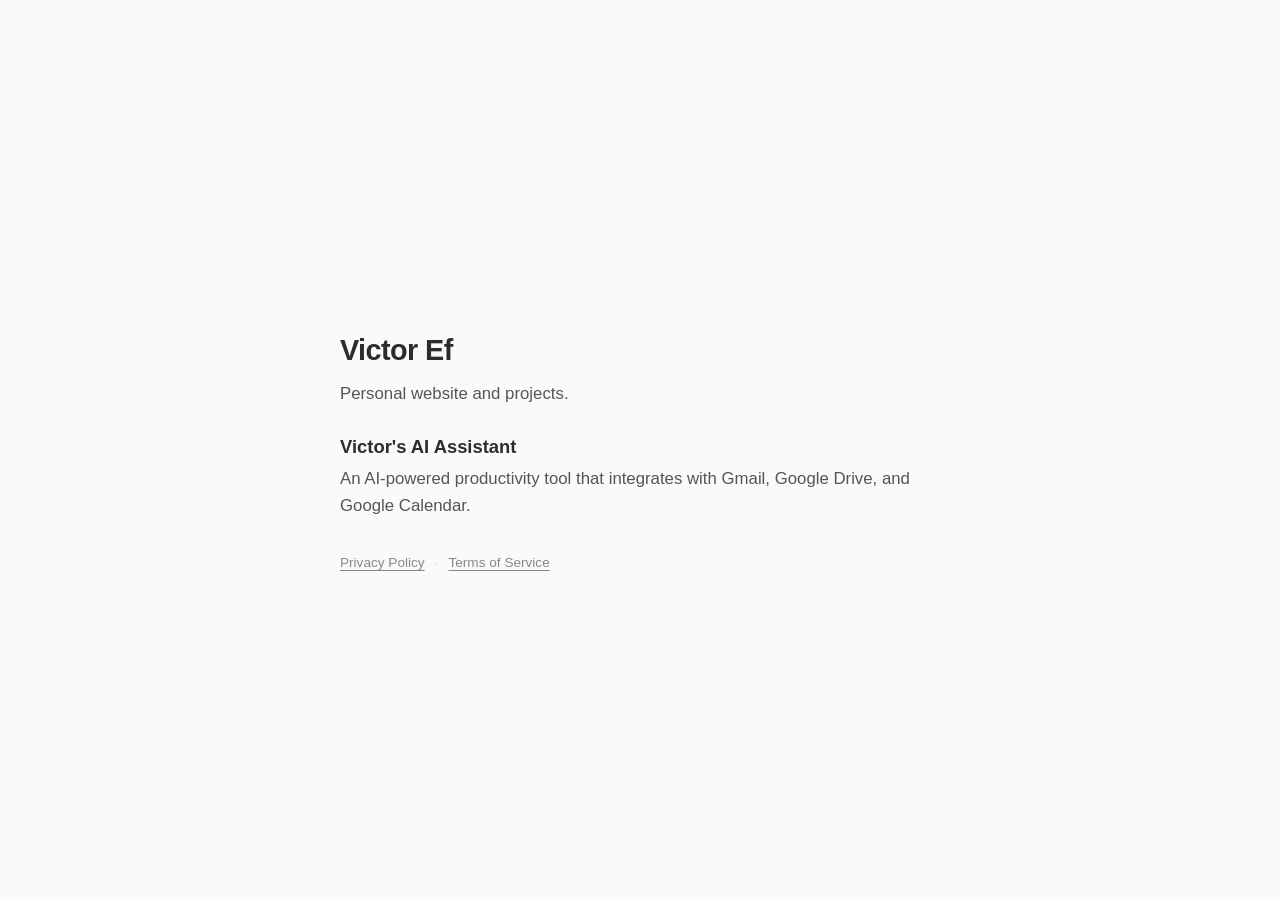
<file: index.html>
<!DOCTYPE html>
<html lang="en">
<head>
  <meta charset="UTF-8">
  <meta name="viewport" content="width=device-width, initial-scale=1.0">
  <title>victoref.com</title>
  <link rel="stylesheet" href="style.css">
</head>
<body>
  <main>
    <h1>Victor Ef</h1>
    <p>Personal website and projects.</p>
    <h2>Victor's AI Assistant</h2>
    <p>An AI-powered productivity tool that integrates with Gmail, Google Drive, and Google Calendar.</p>
    <footer>
      <a href="/privacy">Privacy Policy</a>
      <span class="sep">&middot;</span>
      <a href="/termsofservice">Terms of Service</a>
    </footer>
  </main>
</body>
</html>
</file>
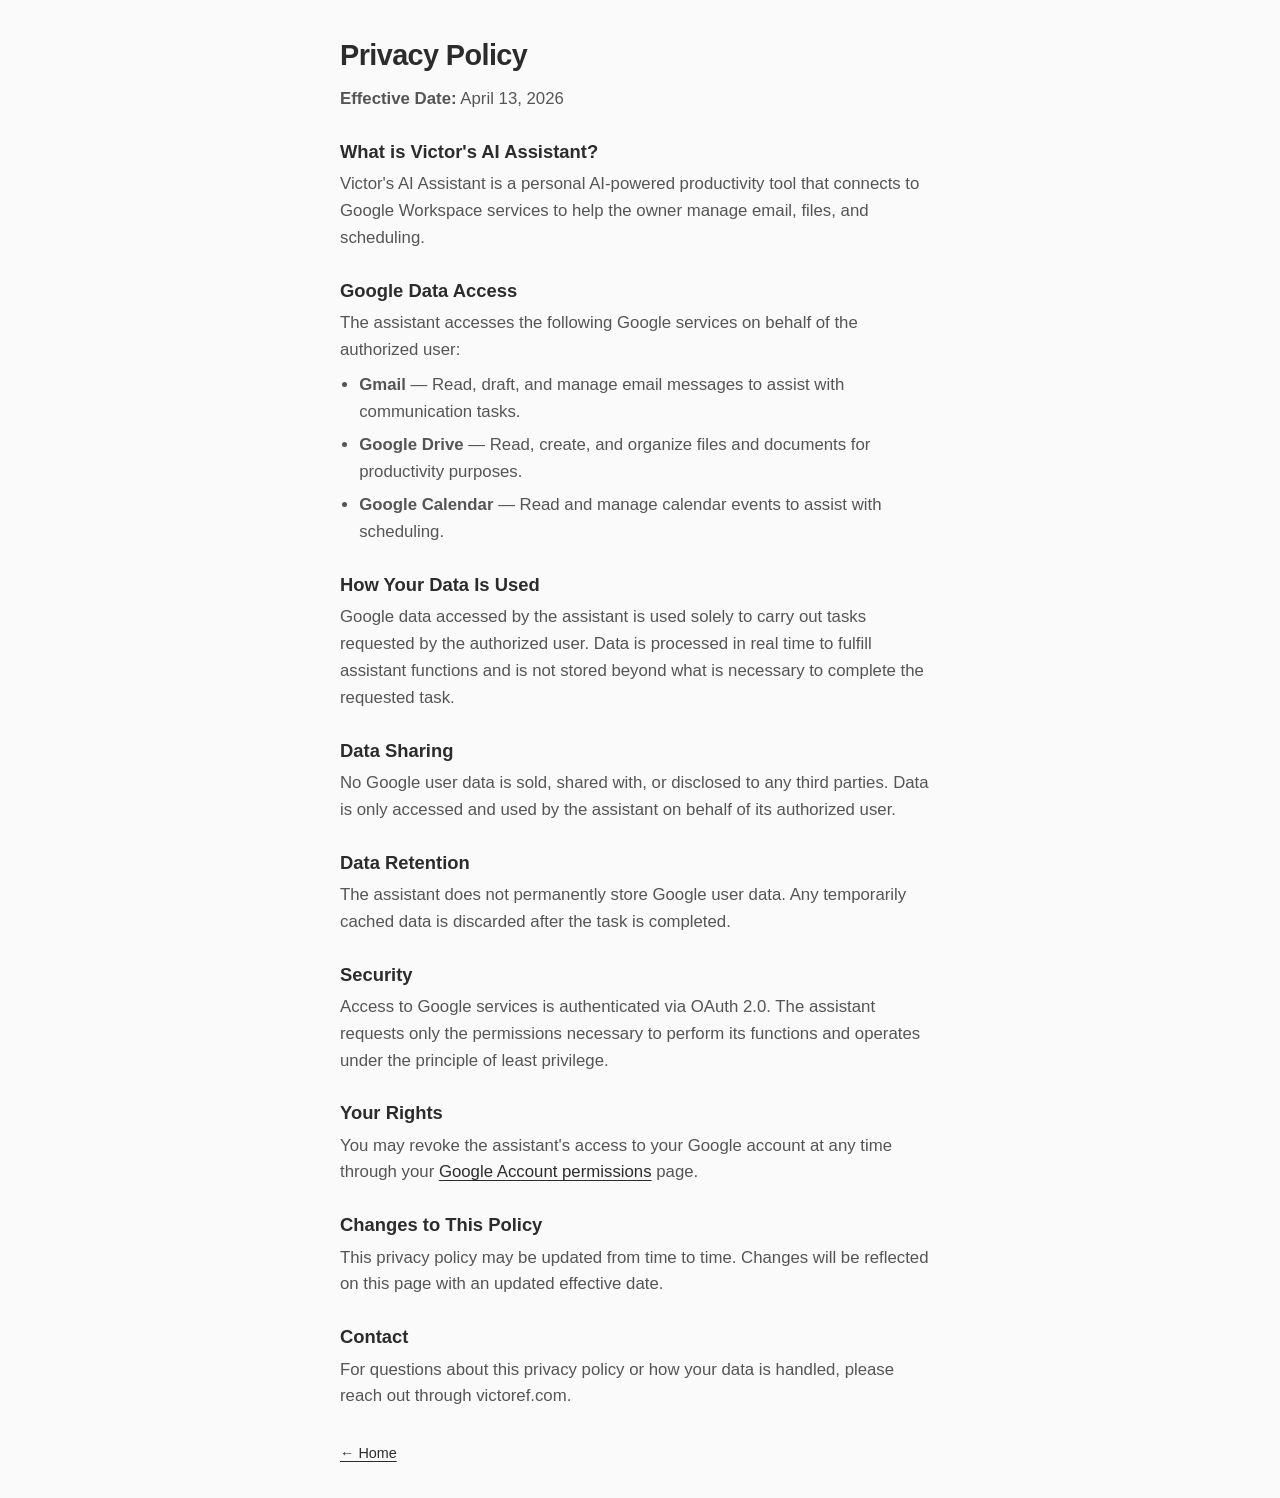
<file: privacy/index.html>
<!DOCTYPE html>
<html lang="en">
<head>
  <meta charset="UTF-8">
  <meta name="viewport" content="width=device-width, initial-scale=1.0">
  <title>Privacy Policy - victoref.com</title>
  <link rel="stylesheet" href="../style.css">
</head>
<body>
  <main>
    <h1>Privacy Policy</h1>
    <p><strong>Effective Date:</strong> April 13, 2026</p>

    <h2>What is Victor's AI Assistant?</h2>
    <p>Victor's AI Assistant is a personal AI-powered productivity tool that connects to Google Workspace services to help the owner manage email, files, and scheduling.</p>

    <h2>Google Data Access</h2>
    <p>The assistant accesses the following Google services on behalf of the authorized user:</p>
    <ul>
      <li><strong>Gmail</strong> &mdash; Read, draft, and manage email messages to assist with communication tasks.</li>
      <li><strong>Google Drive</strong> &mdash; Read, create, and organize files and documents for productivity purposes.</li>
      <li><strong>Google Calendar</strong> &mdash; Read and manage calendar events to assist with scheduling.</li>
    </ul>

    <h2>How Your Data Is Used</h2>
    <p>Google data accessed by the assistant is used solely to carry out tasks requested by the authorized user. Data is processed in real time to fulfill assistant functions and is not stored beyond what is necessary to complete the requested task.</p>

    <h2>Data Sharing</h2>
    <p>No Google user data is sold, shared with, or disclosed to any third parties. Data is only accessed and used by the assistant on behalf of its authorized user.</p>

    <h2>Data Retention</h2>
    <p>The assistant does not permanently store Google user data. Any temporarily cached data is discarded after the task is completed.</p>

    <h2>Security</h2>
    <p>Access to Google services is authenticated via OAuth 2.0. The assistant requests only the permissions necessary to perform its functions and operates under the principle of least privilege.</p>

    <h2>Your Rights</h2>
    <p>You may revoke the assistant's access to your Google account at any time through your <a href="https://myaccount.google.com/permissions">Google Account permissions</a> page.</p>

    <h2>Changes to This Policy</h2>
    <p>This privacy policy may be updated from time to time. Changes will be reflected on this page with an updated effective date.</p>

    <h2>Contact</h2>
    <p>For questions about this privacy policy or how your data is handled, please reach out through victoref.com.</p>

    <a href="/" class="back">&larr; Home</a>
  </main>
</body>
</html>
</file>
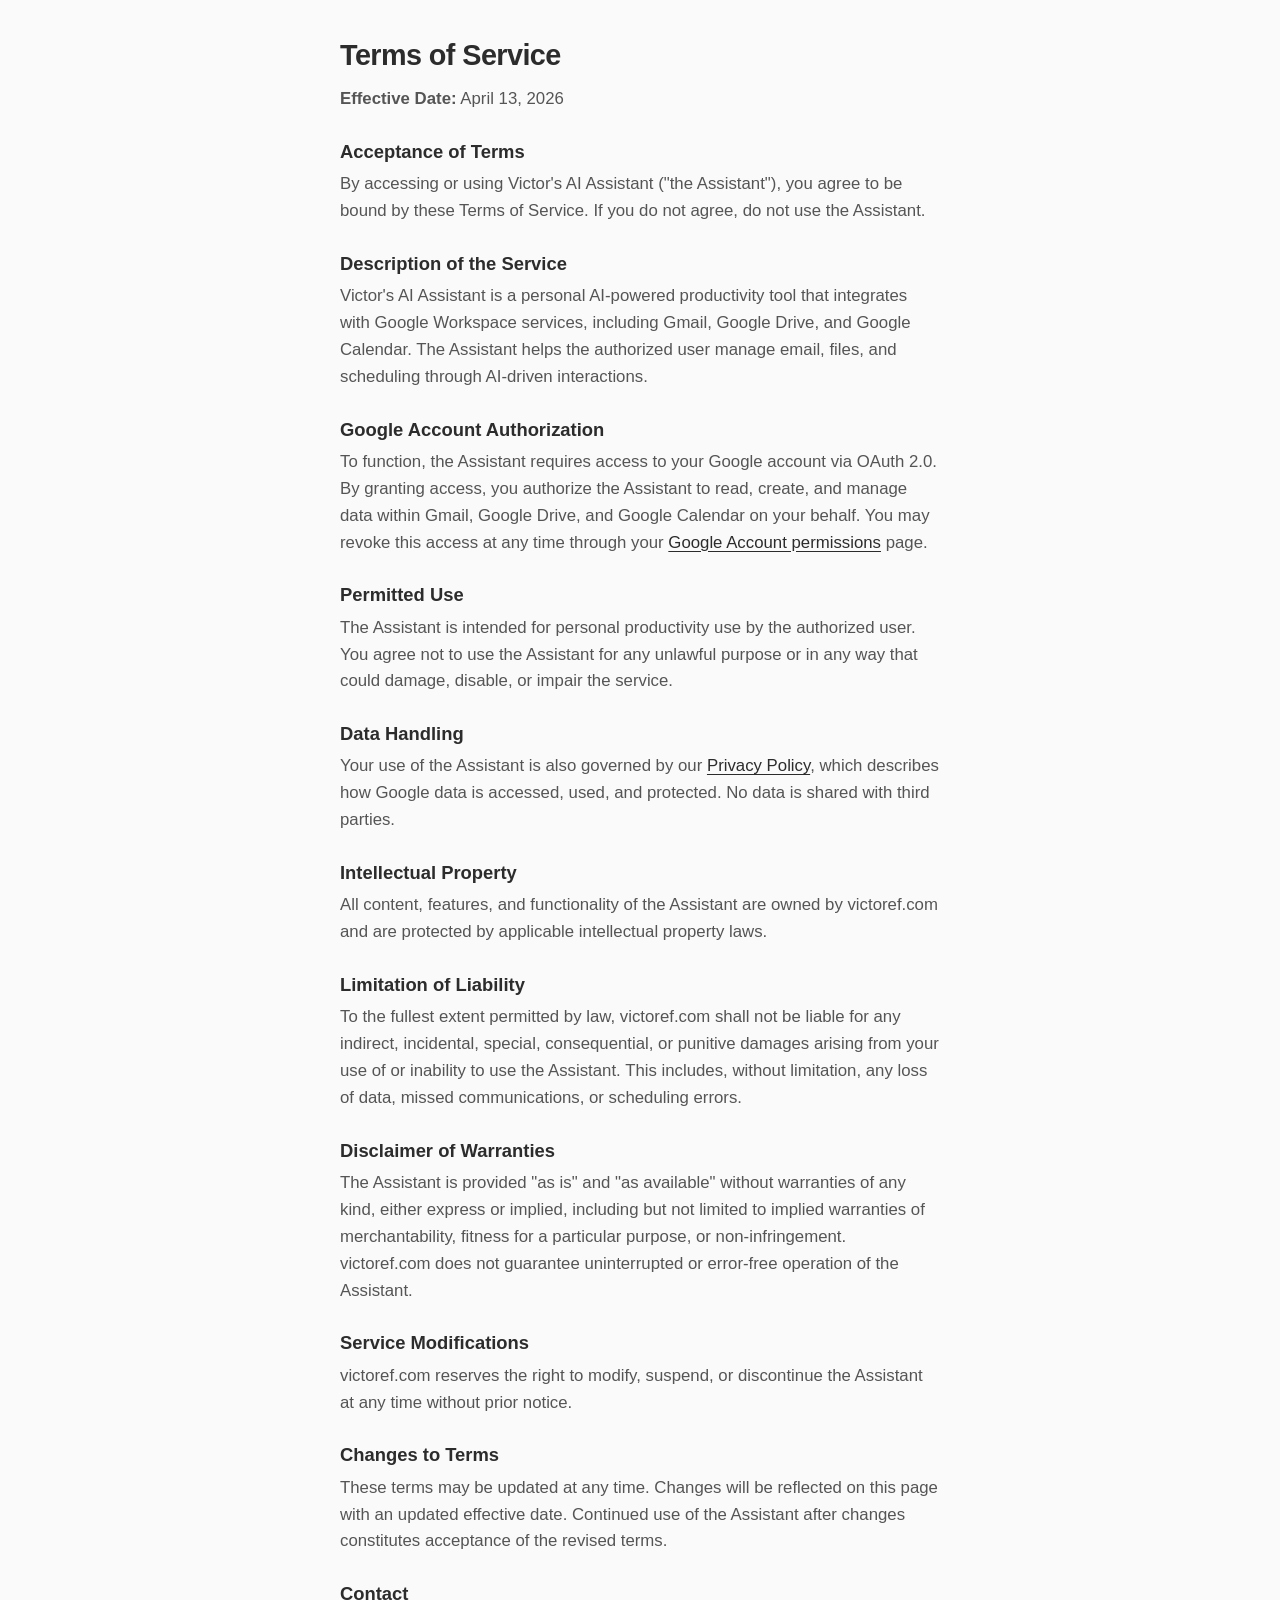
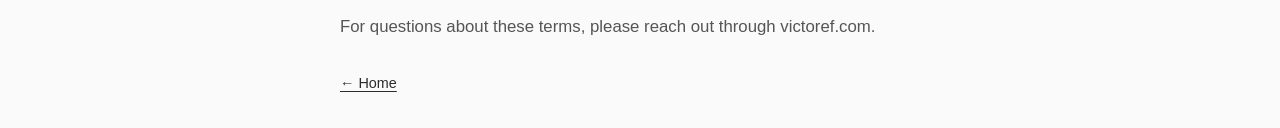
<file: termsofservice/index.html>
<!DOCTYPE html>
<html lang="en">
<head>
  <meta charset="UTF-8">
  <meta name="viewport" content="width=device-width, initial-scale=1.0">
  <title>Terms of Service - victoref.com</title>
  <link rel="stylesheet" href="../style.css">
</head>
<body>
  <main>
    <h1>Terms of Service</h1>
    <p><strong>Effective Date:</strong> April 13, 2026</p>

    <h2>Acceptance of Terms</h2>
    <p>By accessing or using Victor's AI Assistant ("the Assistant"), you agree to be bound by these Terms of Service. If you do not agree, do not use the Assistant.</p>

    <h2>Description of the Service</h2>
    <p>Victor's AI Assistant is a personal AI-powered productivity tool that integrates with Google Workspace services, including Gmail, Google Drive, and Google Calendar. The Assistant helps the authorized user manage email, files, and scheduling through AI-driven interactions.</p>

    <h2>Google Account Authorization</h2>
    <p>To function, the Assistant requires access to your Google account via OAuth 2.0. By granting access, you authorize the Assistant to read, create, and manage data within Gmail, Google Drive, and Google Calendar on your behalf. You may revoke this access at any time through your <a href="https://myaccount.google.com/permissions">Google Account permissions</a> page.</p>

    <h2>Permitted Use</h2>
    <p>The Assistant is intended for personal productivity use by the authorized user. You agree not to use the Assistant for any unlawful purpose or in any way that could damage, disable, or impair the service.</p>

    <h2>Data Handling</h2>
    <p>Your use of the Assistant is also governed by our <a href="/privacy">Privacy Policy</a>, which describes how Google data is accessed, used, and protected. No data is shared with third parties.</p>

    <h2>Intellectual Property</h2>
    <p>All content, features, and functionality of the Assistant are owned by victoref.com and are protected by applicable intellectual property laws.</p>

    <h2>Limitation of Liability</h2>
    <p>To the fullest extent permitted by law, victoref.com shall not be liable for any indirect, incidental, special, consequential, or punitive damages arising from your use of or inability to use the Assistant. This includes, without limitation, any loss of data, missed communications, or scheduling errors.</p>

    <h2>Disclaimer of Warranties</h2>
    <p>The Assistant is provided "as is" and "as available" without warranties of any kind, either express or implied, including but not limited to implied warranties of merchantability, fitness for a particular purpose, or non-infringement. victoref.com does not guarantee uninterrupted or error-free operation of the Assistant.</p>

    <h2>Service Modifications</h2>
    <p>victoref.com reserves the right to modify, suspend, or discontinue the Assistant at any time without prior notice.</p>

    <h2>Changes to Terms</h2>
    <p>These terms may be updated at any time. Changes will be reflected on this page with an updated effective date. Continued use of the Assistant after changes constitutes acceptance of the revised terms.</p>

    <h2>Contact</h2>
    <p>For questions about these terms, please reach out through victoref.com.</p>

    <a href="/" class="back">&larr; Home</a>
  </main>
</body>
</html>
</file>
<file: style.css>
* {
  margin: 0;
  padding: 0;
  box-sizing: border-box;
}

body {
  font-family: -apple-system, BlinkMacSystemFont, "Segoe UI", Roboto, Helvetica, Arial, sans-serif;
  color: #2c2c2c;
  background: #fafafa;
  min-height: 100vh;
  display: flex;
  align-items: center;
  justify-content: center;
  padding: 2rem;
  line-height: 1.6;
}

main {
  max-width: 600px;
  width: 100%;
}

h1 {
  font-size: 1.8rem;
  font-weight: 600;
  margin-bottom: 0.5rem;
  letter-spacing: -0.02em;
}

h2 {
  font-size: 1.15rem;
  font-weight: 600;
  margin-top: 1.5rem;
  margin-bottom: 0.3rem;
}

p {
  color: #555;
  font-size: 1.05rem;
  margin-bottom: 0.5rem;
}

ul {
  color: #555;
  font-size: 1.05rem;
  margin: 0.5rem 0;
  padding-left: 1.2rem;
}

li {
  margin-bottom: 0.4rem;
}

a {
  color: #2c2c2c;
  text-decoration: underline;
  text-underline-offset: 3px;
}

a:hover {
  color: #000;
}

.back {
  display: inline-block;
  margin-top: 1.5rem;
  font-size: 0.9rem;
}

footer {
  margin-top: 2rem;
  font-size: 0.85rem;
}

footer a {
  color: #888;
}

footer a:hover {
  color: #2c2c2c;
}

.sep {
  color: #ccc;
  margin: 0 0.4rem;
}
</file>
